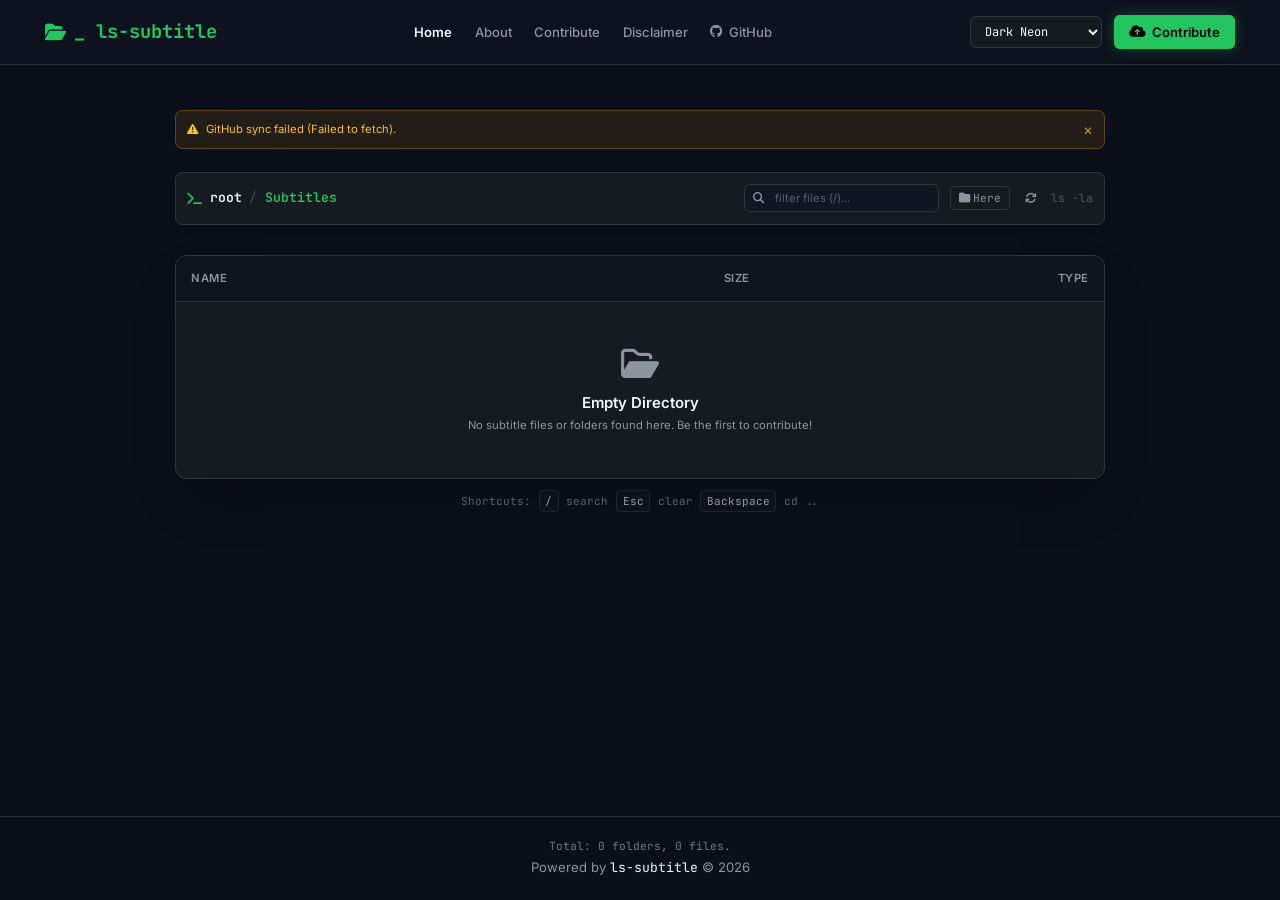
<file: index.html>
<!DOCTYPE html>
<html lang="en">
<head>
  <meta charset="UTF-8">
  <meta name="viewport" content="width=device-width, initial-scale=1.0">
  <title>ls-subtitle | File Index</title>
  <meta name="description" content="A clean, modern CLI-style index for AI-translated Bengali subtitles. Single-click downloads for .srt and .zip packs.">
  <link rel="icon" href="data:image/svg+xml,<svg xmlns=%22http://www.w3.org/2000/svg%22 viewBox=%220%200%20100%20100%22><text y=%22.9em%22 font-size=%2290%22>⚡</text></svg>">

  <!-- Tailwind CSS (compiled locally; rebuild with: see README) -->
  <link rel="stylesheet" href="web/css/tailwind.min.css">

  <!-- Font Awesome for Icons -->
  <link rel="stylesheet" href="https://cdnjs.cloudflare.com/ajax/libs/font-awesome/6.5.1/css/all.min.css">

  <!-- Google Fonts: Inter for text, JetBrains Mono for code/paths -->
  <link rel="preconnect" href="https://fonts.googleapis.com">
  <link rel="preconnect" href="https://fonts.gstatic.com" crossorigin>
  <link href="https://fonts.googleapis.com/css2?family=Inter:wght@400;500;600;700&family=JetBrains+Mono:wght@400;500;600&display=swap" rel="stylesheet">

  <!-- Theme Stylesheets -->
  <link rel="stylesheet" href="web/css/main.css">
  <link id="ls-theme-stylesheet" rel="stylesheet" href="web/themes/dark-neon.css">
</head>
<body class="bg-darkbg text-white font-sans min-h-screen flex flex-col selection:bg-brand selection:text-black">

  <!-- Navbar -->
  <nav class="theme-nav border-b border-border py-4 px-6 md:px-12 flex justify-between items-center backdrop-blur-md sticky top-0 z-50">
    <a href="index.html" class="flex items-center gap-2 whitespace-nowrap flex-shrink-0 text-brand font-mono font-bold text-xl hover:opacity-90 transition-opacity">
      <i class="fa-solid fa-folder-open"></i>
      <span>_ ls-subtitle</span>
    </a>

    <!-- Desktop Navigation Links -->
    <div class="hidden lg:flex gap-6 text-sm text-muted font-medium">
      <a href="index.html" class="text-white font-semibold">Home</a>
      <a href="web/pages/about.html" class="hover:text-white transition-colors">About</a>
      <a href="web/pages/contribute.html" class="hover:text-white transition-colors">Contribute</a>
      <a href="web/pages/disclaimer.html" class="hover:text-white transition-colors">Disclaimer</a>
      <a href="https://github.com/SaifMahmud366/ls-subtitle" target="_blank" rel="noopener noreferrer" class="hover:text-white transition-colors flex items-center gap-1.5">
        <i class="fa-brands fa-github"></i> GitHub
      </a>
    </div>

    <!-- Right Action Button -->
    <div class="flex items-center gap-3">
      <div class="relative hidden sm:flex items-center">
        <select id="theme-select" class="theme-select bg-cardbg border border-border rounded-md px-2 py-1.5 text-xs text-white focus:outline-none focus:border-brand transition-colors cursor-pointer">
        </select>
      </div>

      <a href="web/pages/contribute.html" class="nav-contribute theme-glow bg-brand hover:opacity-90 text-black font-semibold py-2 px-4 rounded-md text-sm transition-all flex items-center gap-2" aria-label="Contribute">
        <i class="fa-solid fa-cloud-arrow-up"></i>
        <span>Contribute</span>
      </a>

      <!-- Mobile Hamburger Toggle -->
      <button id="mobile-menu-btn" class="lg:hidden text-muted hover:text-white p-2 rounded focus:outline-none" aria-label="Toggle Navigation Menu" aria-controls="mobile-menu" aria-expanded="false">
        <i class="fa-solid fa-bars text-lg"></i>
      </button>
    </div>
  </nav>

  <!-- Mobile Dropdown Menu -->
  <div id="mobile-menu" class="hidden lg:hidden border-b border-border bg-cardbg px-6 py-4 flex-col gap-3 text-sm">
    <label for="mobile-theme-select" class="text-muted text-xs">Color theme</label>
    <select id="mobile-theme-select" class="theme-select theme-input border border-border rounded-md px-2 py-2 text-sm focus:outline-none focus:border-brand">
    </select>
    <a href="index.html" class="text-brand font-semibold py-1">Home</a>
    <a href="web/pages/about.html" class="text-muted hover:text-white py-1">About</a>
    <a href="web/pages/contribute.html" class="text-muted hover:text-white py-1">Contribute</a>
    <a href="web/pages/disclaimer.html" class="text-muted hover:text-white py-1">Disclaimer</a>
    <a href="https://github.com/SaifMahmud366/ls-subtitle" target="_blank" rel="noopener noreferrer" class="text-muted hover:text-white py-1 flex items-center gap-2">
      <i class="fa-brands fa-github"></i> GitHub
    </a>
  </div>

  <!-- Main Content -->
  <main class="flex-grow container mx-auto px-4 py-8 md:py-12 max-w-5xl">

    <!-- Alert / Rate Limit notification banner -->
    <div id="terminal-alert-banner" class="theme-alert mb-6 p-3 rounded-lg border text-xs flex items-center justify-between" style="display:none;"></div>

    <!-- Path Breadcrumbs & Search Toolbar -->
    <div class="mb-8 flex flex-wrap items-center justify-between gap-3 text-sm font-mono text-muted bg-cardbg border border-border rounded-lg p-3 shadow-md">
      <!-- Breadcrumbs Path -->
      <div id="breadcrumbs-bar" class="flex items-center flex-wrap gap-2 min-w-0">
        <i class="fa-solid fa-terminal text-brand"></i>
        <span class="text-white">root</span>
        <span>/</span>
        <span class="text-brand">Subtitles</span>
      </div>

      <!-- Search & Controls -->
      <div class="flex items-center gap-3 ml-auto">
        <!-- Search Filter -->
        <div class="relative flex items-center">
          <i class="fa-solid fa-magnifying-glass text-muted absolute left-2.5 text-xs pointer-events-none"></i>
          <input type="text" id="search-input" class="theme-input border border-border rounded-md pl-8 pr-7 py-1.5 text-xs focus:outline-none focus:border-brand transition-colors w-36 sm:w-52 font-sans" placeholder="filter files (/)..." autocomplete="off" spellcheck="false" aria-label="Filter files">
          <button id="search-clear" class="absolute right-2 text-muted hover:text-white text-xs hidden" title="Clear search">&times;</button>
        </div>

        <!-- Scope Toggle -->
        <button id="btn-search-scope" class="text-xs text-muted hover:text-white px-2 py-1 border border-border rounded hover:border-muted transition-colors inline-flex items-center gap-1" title="Toggle Search Scope (Here vs All)" aria-pressed="false">
          <i class="fa-solid fa-folder"></i> <span>Here</span>
        </button>

        <!-- Refresh Button -->
        <button id="btn-refresh" class="text-muted hover:text-brand transition-colors text-xs p-1" title="Refresh GitHub file tree">
          <i id="btn-refresh-icon" class="fa-solid fa-arrows-rotate"></i>
        </button>

        <span class="text-xs opacity-50 hidden md:inline">ls -la</span>
      </div>
    </div>

    <!-- File Listing Container -->
    <div class="bg-cardbg border border-border rounded-xl overflow-hidden shadow-2xl">
      
      <!-- Table Header -->
      <div class="theme-surface-header grid grid-cols-12 gap-4 p-4 border-b border-border text-xs font-semibold text-muted uppercase tracking-wider">
        <div class="col-span-6 md:col-span-7">Name</div>
        <div class="col-span-3 md:col-span-2">Size</div>
        <div class="col-span-3 md:col-span-3 text-right">Type</div>
      </div>

      <!-- File List -->
      <div id="file-list" class="divide-y divide-border">
        <!-- Dynamic file and folder rows injected here -->
      </div>

      <!-- Loading State -->
      <div id="terminal-loading-state" class="p-12 text-center text-muted">
        <i class="fa-solid fa-circle-notch fa-spin text-brand text-3xl mb-3"></i>
        <p class="text-sm font-mono">Fetching file tree from GitHub repository...</p>
      </div>

      <!-- Empty State -->
      <div id="terminal-empty-state" class="p-12 text-center text-muted" style="display:none;">
        <i class="fa-regular fa-folder-open text-muted text-4xl mb-3"></i>
        <h3 id="empty-state-title" class="text-base font-semibold text-white">Empty Directory</h3>
        <p id="empty-state-desc" class="text-xs text-muted mt-1">No subtitle files found. Be the first to contribute subtitle files!</p>
      </div>

    </div>
    
    <!-- Shortcuts Tip -->
    <div class="mt-3 flex justify-center items-center gap-2 text-[11px] text-muted font-mono opacity-60">
      <span>Shortcuts:</span>
      <kbd class="theme-surface-header px-1.5 py-0.5 rounded border border-border text-white">/</kbd> search
      <kbd class="theme-surface-header px-1.5 py-0.5 rounded border border-border text-white">Esc</kbd> clear
      <kbd class="theme-surface-header px-1.5 py-0.5 rounded border border-border text-white">Backspace</kbd> cd ..
    </div>

  </main>

  <!-- Footer -->
  <footer class="border-t border-border py-6 text-center text-sm text-muted">
    <p id="footer-stats-text" class="mb-1 text-xs font-mono opacity-80">Total: 0 folders, 0 files.</p>
    <p>Powered by <a href="https://github.com/SaifMahmud366/ls-subtitle" target="_blank" rel="noopener noreferrer" class="text-white hover:text-brand font-mono transition-colors">ls-subtitle</a> &copy; <span data-current-year>2026</span></p>
  </footer>

  <!-- Toast Notification for Downloads -->
  <div id="download-toast" class="fixed bottom-6 right-6 bg-cardbg border border-border shadow-2xl rounded-lg py-3 px-4 text-sm text-white flex items-center gap-3 z-50 transition-all duration-300 opacity-0 translate-y-4 pointer-events-none">
    <i class="fa-solid fa-cloud-arrow-down text-brand"></i>
    <span id="download-toast-msg">Downloading subtitle...</span>
  </div>

  <!-- Scripts -->
  <script src="web/js/config.js"></script>
  <script src="web/js/theme.js"></script>
  <script src="web/js/github-api.js"></script>
  <script src="web/js/renderer.js"></script>
  <script src="web/js/animations.js"></script>
</body>
</html>
</file>
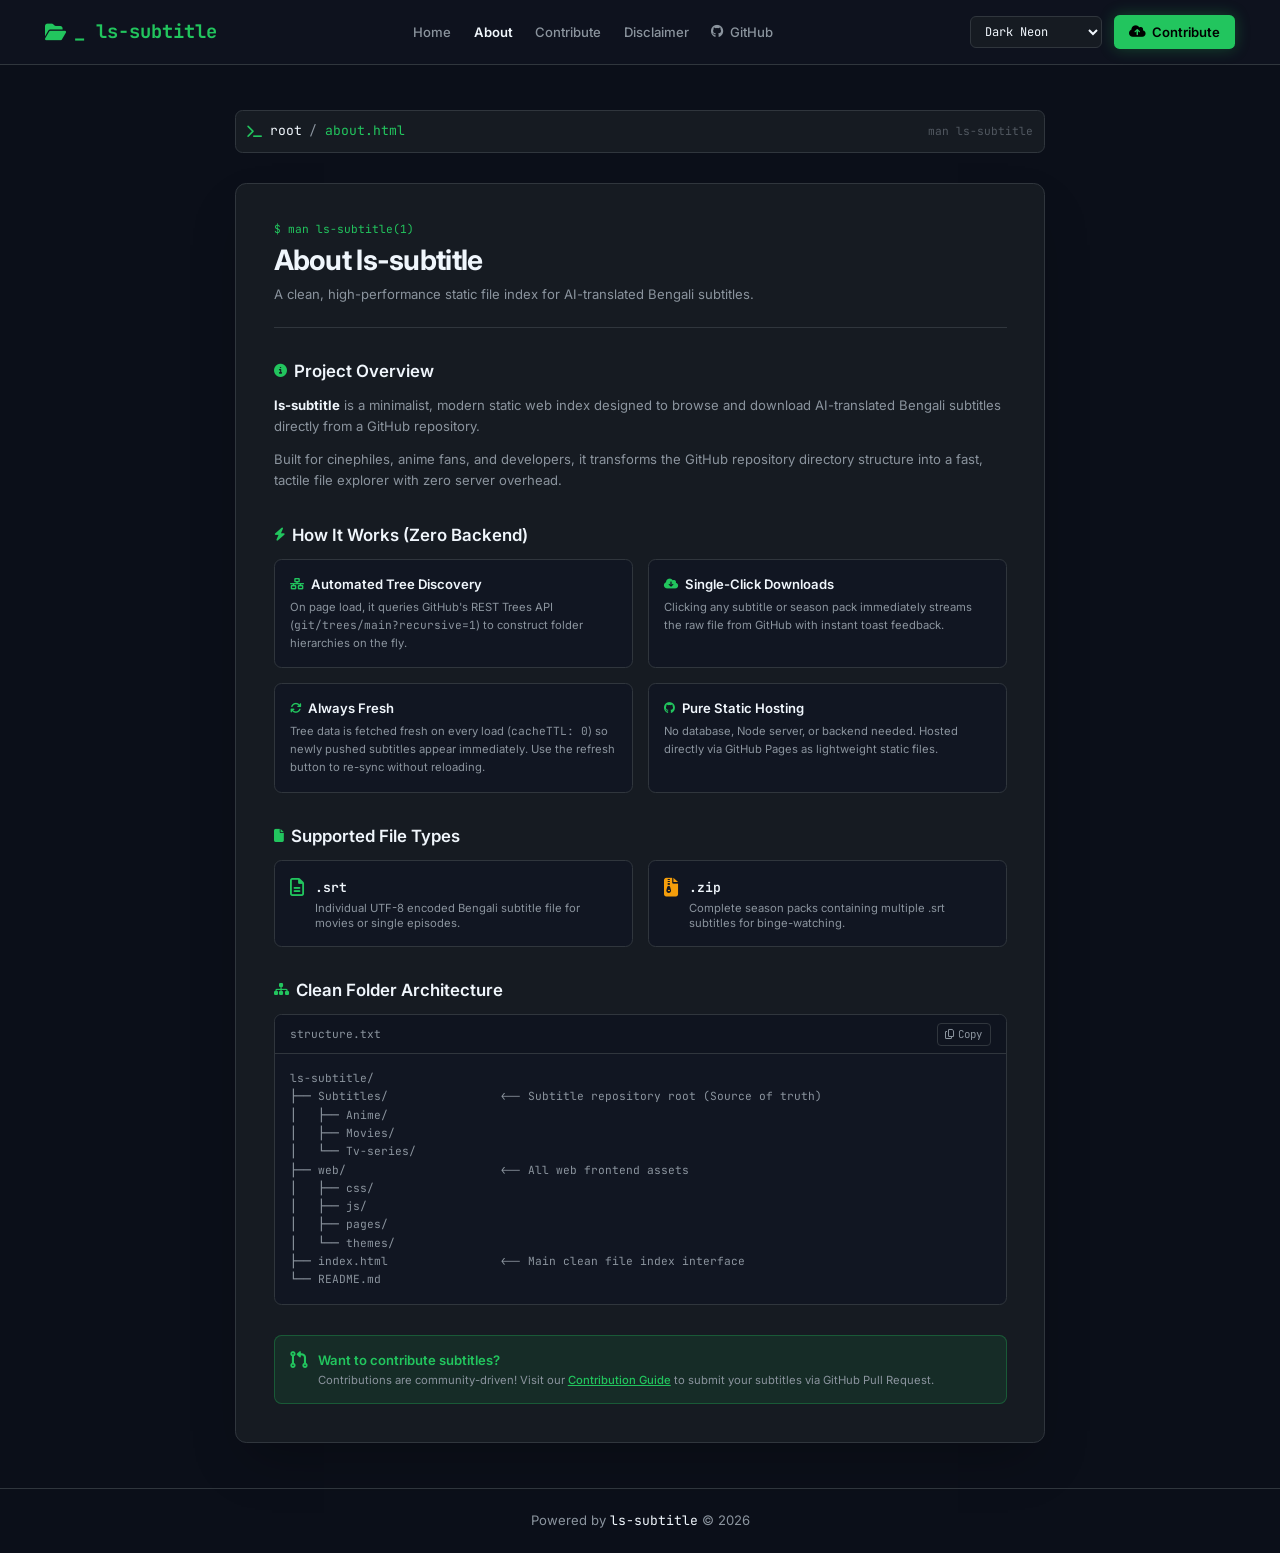
<file: web/pages/about.html>
<!DOCTYPE html>
<html lang="en">
<head>
  <meta charset="UTF-8">
  <meta name="viewport" content="width=device-width, initial-scale=1.0">
  <title>About | ls-subtitle</title>
  <meta name="description" content="About ls-subtitle: A clean, modern CLI-style index for AI-translated Bengali subtitles.">
  <link rel="icon" href="data:image/svg+xml,<svg xmlns=%22http://www.w3.org/2000/svg%22 viewBox=%220%200%20100%20100%22><text y=%22.9em%22 font-size=%2290%22>⚡</text></svg>">

  <!-- Tailwind CSS (compiled locally; rebuild with: see README) -->
  <link rel="stylesheet" href="../css/tailwind.min.css">

  <!-- Font Awesome for Icons -->
  <link rel="stylesheet" href="https://cdnjs.cloudflare.com/ajax/libs/font-awesome/6.5.1/css/all.min.css">

  <!-- Google Fonts: Inter for text, JetBrains Mono for code/paths -->
  <link rel="preconnect" href="https://fonts.googleapis.com">
  <link rel="preconnect" href="https://fonts.gstatic.com" crossorigin>
  <link href="https://fonts.googleapis.com/css2?family=Inter:wght@400;500;600;700&family=JetBrains+Mono:wght@400;500;600&display=swap" rel="stylesheet">

  <!-- Theme Stylesheets -->
  <link rel="stylesheet" href="../css/main.css">
  <link id="ls-theme-stylesheet" rel="stylesheet" href="../themes/dark-neon.css">
</head>
<body class="bg-darkbg text-white font-sans min-h-screen flex flex-col selection:bg-brand selection:text-black">

  <!-- Navbar -->
  <nav class="theme-nav border-b border-border py-4 px-6 md:px-12 flex justify-between items-center backdrop-blur-md sticky top-0 z-50">
    <a href="../../index.html" class="flex items-center gap-2 whitespace-nowrap flex-shrink-0 text-brand font-mono font-bold text-xl hover:opacity-90 transition-opacity">
      <i class="fa-solid fa-folder-open"></i>
      <span>_ ls-subtitle</span>
    </a>

    <!-- Desktop Navigation Links -->
    <div class="hidden lg:flex gap-6 text-sm text-muted font-medium">
      <a href="../../index.html" class="hover:text-white transition-colors">Home</a>
      <a href="about.html" class="text-white font-semibold">About</a>
      <a href="contribute.html" class="hover:text-white transition-colors">Contribute</a>
      <a href="disclaimer.html" class="hover:text-white transition-colors">Disclaimer</a>
      <a href="https://github.com/SaifMahmud366/ls-subtitle" target="_blank" rel="noopener noreferrer" class="hover:text-white transition-colors flex items-center gap-1.5">
        <i class="fa-brands fa-github"></i> GitHub
      </a>
    </div>

    <!-- Right Action Button -->
    <div class="flex items-center gap-3">
      <div class="relative hidden sm:flex items-center">
        <select id="theme-select" class="theme-select bg-cardbg border border-border rounded-md px-2 py-1.5 text-xs text-white focus:outline-none focus:border-brand transition-colors cursor-pointer">
        </select>
      </div>

      <a href="contribute.html" class="nav-contribute theme-glow bg-brand hover:opacity-90 text-black font-semibold py-2 px-4 rounded-md text-sm transition-all flex items-center gap-2" aria-label="Contribute">
        <i class="fa-solid fa-cloud-arrow-up"></i>
        <span>Contribute</span>
      </a>

      <!-- Mobile Hamburger Toggle -->
      <button id="mobile-menu-btn" class="lg:hidden text-muted hover:text-white p-2 rounded focus:outline-none" aria-label="Toggle Navigation Menu" aria-controls="mobile-menu" aria-expanded="false">
        <i class="fa-solid fa-bars text-lg"></i>
      </button>
    </div>
  </nav>

  <!-- Mobile Dropdown Menu -->
  <div id="mobile-menu" class="hidden lg:hidden border-b border-border bg-cardbg px-6 py-4 flex-col gap-3 text-sm">
    <label for="mobile-theme-select" class="text-muted text-xs">Color theme</label>
    <select id="mobile-theme-select" class="theme-select theme-input border border-border rounded-md px-2 py-2 text-sm focus:outline-none focus:border-brand"></select>
    <a href="../../index.html" class="text-muted hover:text-white py-1">Home</a>
    <a href="about.html" class="text-brand font-semibold py-1">About</a>
    <a href="contribute.html" class="text-muted hover:text-white py-1">Contribute</a>
    <a href="disclaimer.html" class="text-muted hover:text-white py-1">Disclaimer</a>
    <a href="https://github.com/SaifMahmud366/ls-subtitle" target="_blank" rel="noopener noreferrer" class="text-muted hover:text-white py-1 flex items-center gap-2">
      <i class="fa-brands fa-github"></i> GitHub
    </a>
  </div>

  <!-- Main Content -->
  <main class="flex-grow container mx-auto px-4 py-8 md:py-12 max-w-4xl">

    <!-- Path Breadcrumbs -->
    <div class="mb-8 flex items-center gap-2 text-sm font-mono text-muted bg-cardbg border border-border rounded-lg p-3">
      <i class="fa-solid fa-terminal text-brand"></i>
      <a href="../../index.html" class="text-white hover:text-brand transition-colors">root</a>
      <span>/</span>
      <span class="text-brand">about.html</span>
      <span class="ml-auto text-xs opacity-50">man ls-subtitle</span>
    </div>

    <!-- Documentation Card -->
    <div class="bg-cardbg border border-border rounded-xl p-6 md:p-10 shadow-2xl space-y-8">

      <!-- Header Section -->
      <div class="border-b border-border pb-6">
        <div class="flex items-center gap-2 text-xs font-mono text-brand mb-2">
          <span>$</span><span>man ls-subtitle(1)</span>
        </div>
        <h1 class="text-2xl md:text-3xl font-bold tracking-tight text-white mb-2">About ls-subtitle</h1>
        <p class="text-sm text-muted">A clean, high-performance static file index for AI-translated Bengali subtitles.</p>
      </div>

      <!-- Section: Overview -->
      <section class="space-y-3">
        <h2 class="text-lg font-semibold text-white flex items-center gap-2">
          <i class="fa-solid fa-circle-info text-brand text-sm"></i> Project Overview
        </h2>
        <p class="text-sm text-muted leading-relaxed">
          <strong class="text-white">ls-subtitle</strong> is a minimalist, modern static web index designed to browse and download AI-translated Bengali subtitles directly from a GitHub repository.
        </p>
        <p class="text-sm text-muted leading-relaxed">
          Built for cinephiles, anime fans, and developers, it transforms the GitHub repository directory structure into a fast, tactile file explorer with zero server overhead.
        </p>
      </section>

      <!-- Section: How It Works -->
      <section class="space-y-3">
        <h2 class="text-lg font-semibold text-white flex items-center gap-2">
          <i class="fa-solid fa-bolt text-brand text-sm"></i> How It Works (Zero Backend)
        </h2>
        <div class="grid grid-cols-1 md:grid-cols-2 gap-4 text-sm">
          <div class="theme-surface border border-border rounded-lg p-4">
            <h3 class="font-semibold text-white mb-1 flex items-center gap-2">
              <i class="fa-solid fa-network-wired text-brand text-xs"></i> Automated Tree Discovery
            </h3>
            <p class="text-muted text-xs leading-relaxed">
              On page load, it queries GitHub's REST Trees API (<code class="text-muted">git/trees/main?recursive=1</code>) to construct folder hierarchies on the fly.
            </p>
          </div>
          <div class="theme-surface border border-border rounded-lg p-4">
            <h3 class="font-semibold text-white mb-1 flex items-center gap-2">
              <i class="fa-solid fa-cloud-arrow-down text-brand text-xs"></i> Single-Click Downloads
            </h3>
            <p class="text-muted text-xs leading-relaxed">
              Clicking any subtitle or season pack immediately streams the raw file from GitHub with instant toast feedback.
            </p>
          </div>
          <div class="theme-surface border border-border rounded-lg p-4">
            <h3 class="font-semibold text-white mb-1 flex items-center gap-2">
              <i class="fa-solid fa-arrows-rotate text-brand text-xs"></i> Always Fresh
            </h3>
            <p class="text-muted text-xs leading-relaxed">
              Tree data is fetched fresh on every load (<code class="text-muted">cacheTTL: 0</code>) so newly pushed subtitles appear immediately. Use the refresh button to re-sync without reloading.
            </p>
          </div>
          <div class="theme-surface border border-border rounded-lg p-4">
            <h3 class="font-semibold text-white mb-1 flex items-center gap-2">
              <i class="fa-brands fa-github text-brand text-xs"></i> Pure Static Hosting
            </h3>
            <p class="text-muted text-xs leading-relaxed">
              No database, Node server, or backend needed. Hosted directly via GitHub Pages as lightweight static files.
            </p>
          </div>
        </div>
      </section>

      <!-- Section: Supported File Types -->
      <section class="space-y-3">
        <h2 class="text-lg font-semibold text-white flex items-center gap-2">
          <i class="fa-solid fa-file text-brand text-sm"></i> Supported File Types
        </h2>
        <div class="flex flex-col sm:flex-row gap-4">
          <div class="flex-1 theme-surface border border-border rounded-lg p-4 flex items-start gap-3">
            <i class="fa-regular fa-file-lines icon-srt text-xl mt-0.5"></i>
            <div>
              <span class="font-mono font-semibold text-white text-sm">.srt</span>
              <p class="text-xs text-muted mt-0.5">Individual UTF-8 encoded Bengali subtitle file for movies or single episodes.</p>
            </div>
          </div>
          <div class="flex-1 theme-surface border border-border rounded-lg p-4 flex items-start gap-3">
            <i class="fa-solid fa-file-zipper icon-zip text-xl mt-0.5"></i>
            <div>
              <span class="font-mono font-semibold text-white text-sm">.zip</span>
              <p class="text-xs text-muted mt-0.5">Complete season packs containing multiple .srt subtitles for binge-watching.</p>
            </div>
          </div>
        </div>
      </section>

      <!-- Section: Architecture -->
      <section class="space-y-3">
        <h2 class="text-lg font-semibold text-white flex items-center gap-2">
          <i class="fa-solid fa-sitemap text-brand text-sm"></i> Clean Folder Architecture
        </h2>
        <div class="code-block-wrapper theme-surface border border-border rounded-lg overflow-hidden font-mono text-xs">
          <div class="theme-surface-header px-4 py-2 border-b border-border flex justify-between items-center text-muted">
            <span>structure.txt</span>
            <button class="code-copy-btn hover:text-white transition-colors flex items-center gap-1">
              <i class="fa-regular fa-copy"></i> <span>Copy</span>
            </button>
          </div>
          <pre class="p-4 text-muted overflow-x-auto leading-relaxed">ls-subtitle/
├── Subtitles/                &lt;-- Subtitle repository root (Source of truth)
│   ├── Anime/
│   ├── Movies/
│   └── Tv-series/
├── web/                      &lt;-- All web frontend assets
│   ├── css/
│   ├── js/
│   ├── pages/
│   └── themes/
├── index.html                &lt;-- Main clean file index interface
└── README.md</pre>
        </div>
      </section>

      <!-- Callout Box -->
      <div class="bg-brand/10 border border-brand/30 rounded-lg p-4 flex items-start gap-3">
        <i class="fa-solid fa-code-pull-request text-brand text-lg mt-0.5"></i>
        <div class="text-sm">
          <span class="font-semibold text-brand">Want to contribute subtitles?</span>
          <p class="text-muted text-xs mt-1">
            Contributions are community-driven! Visit our <a href="contribute.html" class="text-brand underline hover:opacity-90 font-medium">Contribution Guide</a> to submit your subtitles via GitHub Pull Request.
          </p>
        </div>
      </div>

    </div>

  </main>

  <!-- Footer -->
  <footer class="border-t border-border py-6 text-center text-sm text-muted">
    <p>Powered by <a href="https://github.com/SaifMahmud366/ls-subtitle" target="_blank" rel="noopener noreferrer" class="text-white hover:text-brand font-mono transition-colors">ls-subtitle</a> &copy; <span data-current-year>2026</span></p>
  </footer>

  <script src="../js/config.js"></script>
  <script src="../js/theme.js"></script>
  <script src="../js/animations.js"></script>
  <script>
    const mobileBtn = document.getElementById("mobile-menu-btn");
    const mobileMenu = document.getElementById("mobile-menu");
    if (mobileBtn && mobileMenu) {
      mobileBtn.addEventListener("click", () => {
        const isOpen = mobileBtn.getAttribute("aria-expanded") === "true";
        mobileBtn.setAttribute("aria-expanded", String(!isOpen));
        mobileMenu.classList.toggle("hidden", isOpen);
        mobileMenu.classList.toggle("flex", !isOpen);
      });
      mobileMenu.querySelectorAll("a").forEach(link => link.addEventListener("click", () => {
        mobileBtn.setAttribute("aria-expanded", "false");
        mobileMenu.classList.add("hidden");
        mobileMenu.classList.remove("flex");
      }));
    }
  </script>
</body>
</html>
</file>
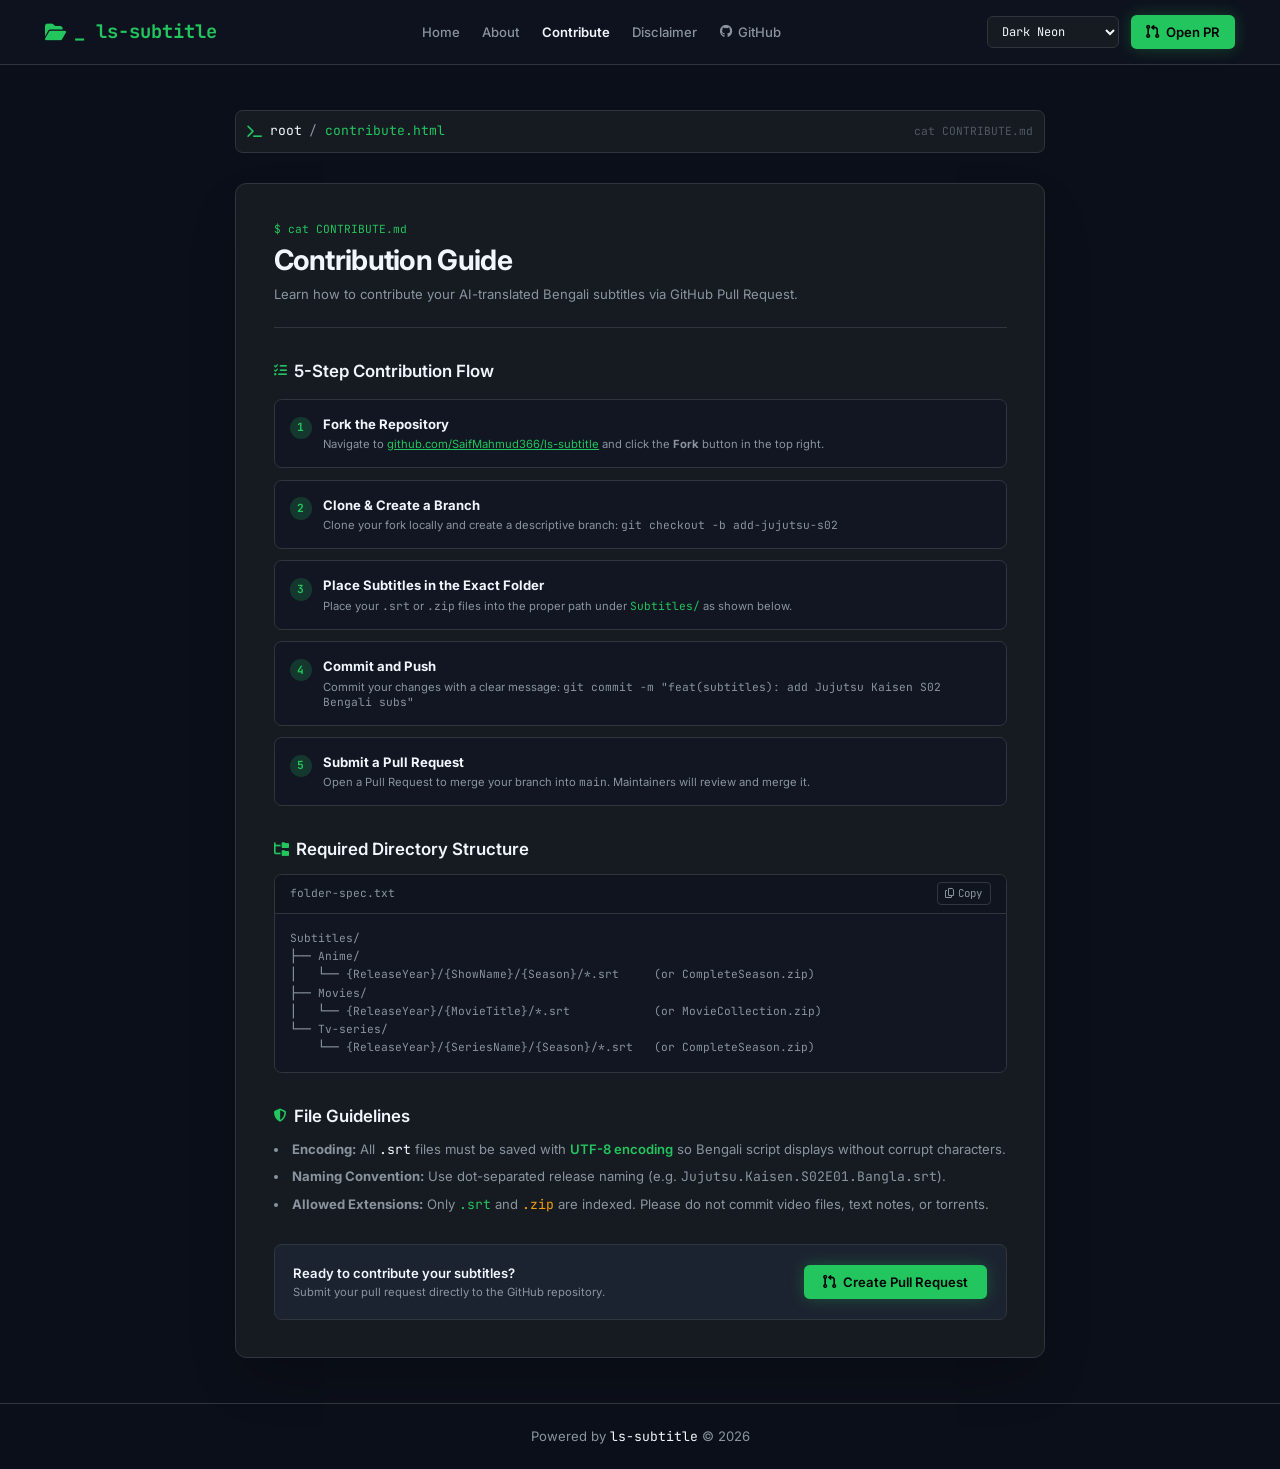
<file: web/pages/contribute.html>
<!DOCTYPE html>
<html lang="en">
<head>
  <meta charset="UTF-8">
  <meta name="viewport" content="width=device-width, initial-scale=1.0">
  <title>Contribute | ls-subtitle</title>
  <meta name="description" content="Contribution Guide for ls-subtitle: How to add AI-translated Bengali subtitles via GitHub Pull Request.">
  <link rel="icon" href="data:image/svg+xml,<svg xmlns=%22http://www.w3.org/2000/svg%22 viewBox=%220%200%20100%20100%22><text y=%22.9em%22 font-size=%2290%22>⚡</text></svg>">

  <!-- Tailwind CSS (compiled locally; rebuild with: see README) -->
  <link rel="stylesheet" href="../css/tailwind.min.css">

  <!-- Font Awesome for Icons -->
  <link rel="stylesheet" href="https://cdnjs.cloudflare.com/ajax/libs/font-awesome/6.5.1/css/all.min.css">

  <!-- Google Fonts: Inter for text, JetBrains Mono for code/paths -->
  <link rel="preconnect" href="https://fonts.googleapis.com">
  <link rel="preconnect" href="https://fonts.gstatic.com" crossorigin>
  <link href="https://fonts.googleapis.com/css2?family=Inter:wght@400;500;600;700&family=JetBrains+Mono:wght@400;500;600&display=swap" rel="stylesheet">

  <!-- Theme Stylesheets -->
  <link rel="stylesheet" href="../css/main.css">
  <link id="ls-theme-stylesheet" rel="stylesheet" href="../themes/dark-neon.css">
</head>
<body class="bg-darkbg text-white font-sans min-h-screen flex flex-col selection:bg-brand selection:text-black">

  <!-- Navbar -->
  <nav class="theme-nav border-b border-border py-4 px-6 md:px-12 flex justify-between items-center backdrop-blur-md sticky top-0 z-50">
    <a href="../../index.html" class="flex items-center gap-2 whitespace-nowrap flex-shrink-0 text-brand font-mono font-bold text-xl hover:opacity-90 transition-opacity">
      <i class="fa-solid fa-folder-open"></i>
      <span>_ ls-subtitle</span>
    </a>

    <!-- Desktop Navigation Links -->
    <div class="hidden lg:flex gap-6 text-sm text-muted font-medium">
      <a href="../../index.html" class="hover:text-white transition-colors">Home</a>
      <a href="about.html" class="hover:text-white transition-colors">About</a>
      <a href="contribute.html" class="text-white font-semibold">Contribute</a>
      <a href="disclaimer.html" class="hover:text-white transition-colors">Disclaimer</a>
      <a href="https://github.com/SaifMahmud366/ls-subtitle" target="_blank" rel="noopener noreferrer" class="hover:text-white transition-colors flex items-center gap-1.5">
        <i class="fa-brands fa-github"></i> GitHub
      </a>
    </div>

    <!-- Right Action Button -->
    <div class="flex items-center gap-3">
      <div class="relative hidden sm:flex items-center">
        <select id="theme-select" class="theme-select bg-cardbg border border-border rounded-md px-2 py-1.5 text-xs text-white focus:outline-none focus:border-brand transition-colors cursor-pointer">
        </select>
      </div>

      <a href="https://github.com/SaifMahmud366/ls-subtitle/pulls" target="_blank" rel="noopener noreferrer" class="nav-contribute theme-glow bg-brand hover:opacity-90 text-black font-semibold py-2 px-4 rounded-md text-sm transition-all flex items-center gap-2" aria-label="Create a pull request">
        <i class="fa-solid fa-code-pull-request"></i>
        <span>Open PR</span>
      </a>

      <!-- Mobile Hamburger Toggle -->
      <button id="mobile-menu-btn" class="lg:hidden text-muted hover:text-white p-2 rounded focus:outline-none" aria-label="Toggle Navigation Menu" aria-controls="mobile-menu" aria-expanded="false">
        <i class="fa-solid fa-bars text-lg"></i>
      </button>
    </div>
  </nav>

  <!-- Mobile Dropdown Menu -->
  <div id="mobile-menu" class="hidden lg:hidden border-b border-border bg-cardbg px-6 py-4 flex-col gap-3 text-sm">
    <label for="mobile-theme-select" class="text-muted text-xs">Color theme</label>
    <select id="mobile-theme-select" class="theme-select theme-input border border-border rounded-md px-2 py-2 text-sm focus:outline-none focus:border-brand"></select>
    <a href="../../index.html" class="text-muted hover:text-white py-1">Home</a>
    <a href="about.html" class="text-muted hover:text-white py-1">About</a>
    <a href="contribute.html" class="text-brand font-semibold py-1">Contribute</a>
    <a href="disclaimer.html" class="text-muted hover:text-white py-1">Disclaimer</a>
    <a href="https://github.com/SaifMahmud366/ls-subtitle" target="_blank" rel="noopener noreferrer" class="text-muted hover:text-white py-1 flex items-center gap-2">
      <i class="fa-brands fa-github"></i> GitHub
    </a>
  </div>

  <!-- Main Content -->
  <main class="flex-grow container mx-auto px-4 py-8 md:py-12 max-w-4xl">

    <!-- Path Breadcrumbs -->
    <div class="mb-8 flex items-center gap-2 text-sm font-mono text-muted bg-cardbg border border-border rounded-lg p-3">
      <i class="fa-solid fa-terminal text-brand"></i>
      <a href="../../index.html" class="text-white hover:text-brand transition-colors">root</a>
      <span>/</span>
      <span class="text-brand">contribute.html</span>
      <span class="ml-auto text-xs opacity-50">cat CONTRIBUTE.md</span>
    </div>

    <!-- Documentation Card -->
    <div class="bg-cardbg border border-border rounded-xl p-6 md:p-10 shadow-2xl space-y-8">

      <!-- Header Section -->
      <div class="border-b border-border pb-6">
        <div class="flex items-center gap-2 text-xs font-mono text-brand mb-2">
          <span>$</span><span>cat CONTRIBUTE.md</span>
        </div>
        <h1 class="text-2xl md:text-3xl font-bold tracking-tight text-white mb-2">Contribution Guide</h1>
        <p class="text-sm text-muted">Learn how to contribute your AI-translated Bengali subtitles via GitHub Pull Request.</p>
      </div>

      <!-- Step by Step Workflow -->
      <section class="space-y-4">
        <h2 class="text-lg font-semibold text-white flex items-center gap-2">
          <i class="fa-solid fa-list-check text-brand text-sm"></i> 5-Step Contribution Flow
        </h2>

        <div class="space-y-3 text-sm text-muted">
          <div class="flex items-start gap-3 theme-surface border border-border rounded-lg p-4">
            <span class="w-6 h-6 rounded-full bg-brand/20 text-brand font-mono font-bold text-xs flex items-center justify-center flex-shrink-0 mt-0.5">1</span>
            <div>
              <strong class="text-white">Fork the Repository</strong>
              <p class="text-muted text-xs mt-1">Navigate to <a href="https://github.com/SaifMahmud366/ls-subtitle" target="_blank" class="text-brand underline">github.com/SaifMahmud366/ls-subtitle</a> and click the <strong>Fork</strong> button in the top right.</p>
            </div>
          </div>

          <div class="flex items-start gap-3 theme-surface border border-border rounded-lg p-4">
            <span class="w-6 h-6 rounded-full bg-brand/20 text-brand font-mono font-bold text-xs flex items-center justify-center flex-shrink-0 mt-0.5">2</span>
            <div>
              <strong class="text-white">Clone &amp; Create a Branch</strong>
              <p class="text-muted text-xs mt-1">Clone your fork locally and create a descriptive branch: <code class="text-muted font-mono">git checkout -b add-jujutsu-s02</code></p>
            </div>
          </div>

          <div class="flex items-start gap-3 theme-surface border border-border rounded-lg p-4">
            <span class="w-6 h-6 rounded-full bg-brand/20 text-brand font-mono font-bold text-xs flex items-center justify-center flex-shrink-0 mt-0.5">3</span>
            <div>
              <strong class="text-white">Place Subtitles in the Exact Folder</strong>
              <p class="text-muted text-xs mt-1">Place your <code class="text-muted font-mono">.srt</code> or <code class="text-muted font-mono">.zip</code> files into the proper path under <code class="text-brand font-mono">Subtitles/</code> as shown below.</p>
            </div>
          </div>

          <div class="flex items-start gap-3 theme-surface border border-border rounded-lg p-4">
            <span class="w-6 h-6 rounded-full bg-brand/20 text-brand font-mono font-bold text-xs flex items-center justify-center flex-shrink-0 mt-0.5">4</span>
            <div>
              <strong class="text-white">Commit and Push</strong>
              <p class="text-muted text-xs mt-1">Commit your changes with a clear message: <code class="text-muted font-mono">git commit -m "feat(subtitles): add Jujutsu Kaisen S02 Bengali subs"</code></p>
            </div>
          </div>

          <div class="flex items-start gap-3 theme-surface border border-border rounded-lg p-4">
            <span class="w-6 h-6 rounded-full bg-brand/20 text-brand font-mono font-bold text-xs flex items-center justify-center flex-shrink-0 mt-0.5">5</span>
            <div>
              <strong class="text-white">Submit a Pull Request</strong>
              <p class="text-muted text-xs mt-1">Open a Pull Request to merge your branch into <code class="text-muted font-mono">main</code>. Maintainers will review and merge it.</p>
            </div>
          </div>
        </div>
      </section>

      <!-- Folder Structure Hierarchy -->
      <section class="space-y-3">
        <h2 class="text-lg font-semibold text-white flex items-center gap-2">
          <i class="fa-solid fa-folder-tree text-brand text-sm"></i> Required Directory Structure
        </h2>
        <div class="code-block-wrapper theme-surface border border-border rounded-lg overflow-hidden font-mono text-xs">
          <div class="theme-surface-header px-4 py-2 border-b border-border flex justify-between items-center text-muted">
            <span>folder-spec.txt</span>
            <button class="code-copy-btn hover:text-white transition-colors flex items-center gap-1">
              <i class="fa-regular fa-copy"></i> <span>Copy</span>
            </button>
          </div>
          <pre class="p-4 text-muted overflow-x-auto leading-relaxed">Subtitles/
├── Anime/
│   └── {ReleaseYear}/{ShowName}/{Season}/*.srt     (or CompleteSeason.zip)
├── Movies/
│   └── {ReleaseYear}/{MovieTitle}/*.srt            (or MovieCollection.zip)
└── Tv-series/
    └── {ReleaseYear}/{SeriesName}/{Season}/*.srt   (or CompleteSeason.zip)</pre>
        </div>
      </section>

      <!-- Rules and Standards -->
      <section class="space-y-3">
        <h2 class="text-lg font-semibold text-white flex items-center gap-2">
          <i class="fa-solid fa-shield-halved text-brand text-sm"></i> File Guidelines
        </h2>
        <ul class="space-y-2 text-sm text-muted list-disc list-inside">
          <li><strong>Encoding:</strong> All <code class="font-mono text-white">.srt</code> files must be saved with <span class="text-brand font-semibold">UTF-8 encoding</span> so Bengali script displays without corrupt characters.</li>
          <li><strong>Naming Convention:</strong> Use dot-separated release naming (e.g. <code class="font-mono text-muted">Jujutsu.Kaisen.S02E01.Bangla.srt</code>).</li>
          <li><strong>Allowed Extensions:</strong> Only <code class="font-mono icon-srt">.srt</code> and <code class="font-mono icon-zip">.zip</code> are indexed. Please do not commit video files, text notes, or torrents.</li>
        </ul>
      </section>

      <!-- Ready to PR CTA -->
      <div class="theme-surface-elevated border border-border rounded-lg p-5 flex flex-col sm:flex-row items-center justify-between gap-4">
        <div>
          <h3 class="font-semibold text-white text-sm">Ready to contribute your subtitles?</h3>
          <p class="text-xs text-muted mt-0.5">Submit your pull request directly to the GitHub repository.</p>
        </div>
        <a href="https://github.com/SaifMahmud366/ls-subtitle/pulls" target="_blank" rel="noopener noreferrer" class="theme-glow bg-brand hover:opacity-90 text-black font-semibold py-2 px-5 rounded-md text-sm transition-all flex items-center gap-2 flex-shrink-0">
          <i class="fa-solid fa-code-pull-request"></i>
          <span>Create Pull Request</span>
        </a>
      </div>

    </div>

  </main>

  <!-- Footer -->
  <footer class="border-t border-border py-6 text-center text-sm text-muted">
    <p>Powered by <a href="https://github.com/SaifMahmud366/ls-subtitle" target="_blank" rel="noopener noreferrer" class="text-white hover:text-brand font-mono transition-colors">ls-subtitle</a> &copy; <span data-current-year>2026</span></p>
  </footer>

  <script src="../js/config.js"></script>
  <script src="../js/theme.js"></script>
  <script src="../js/animations.js"></script>
  <script>
    const mobileBtn = document.getElementById("mobile-menu-btn");
    const mobileMenu = document.getElementById("mobile-menu");
    if (mobileBtn && mobileMenu) {
      mobileBtn.addEventListener("click", () => {
        const isOpen = mobileBtn.getAttribute("aria-expanded") === "true";
        mobileBtn.setAttribute("aria-expanded", String(!isOpen));
        mobileMenu.classList.toggle("hidden", isOpen);
        mobileMenu.classList.toggle("flex", !isOpen);
      });
      mobileMenu.querySelectorAll("a").forEach(link => link.addEventListener("click", () => {
        mobileBtn.setAttribute("aria-expanded", "false");
        mobileMenu.classList.add("hidden");
        mobileMenu.classList.remove("flex");
      }));
    }
  </script>
</body>
</html>
</file>
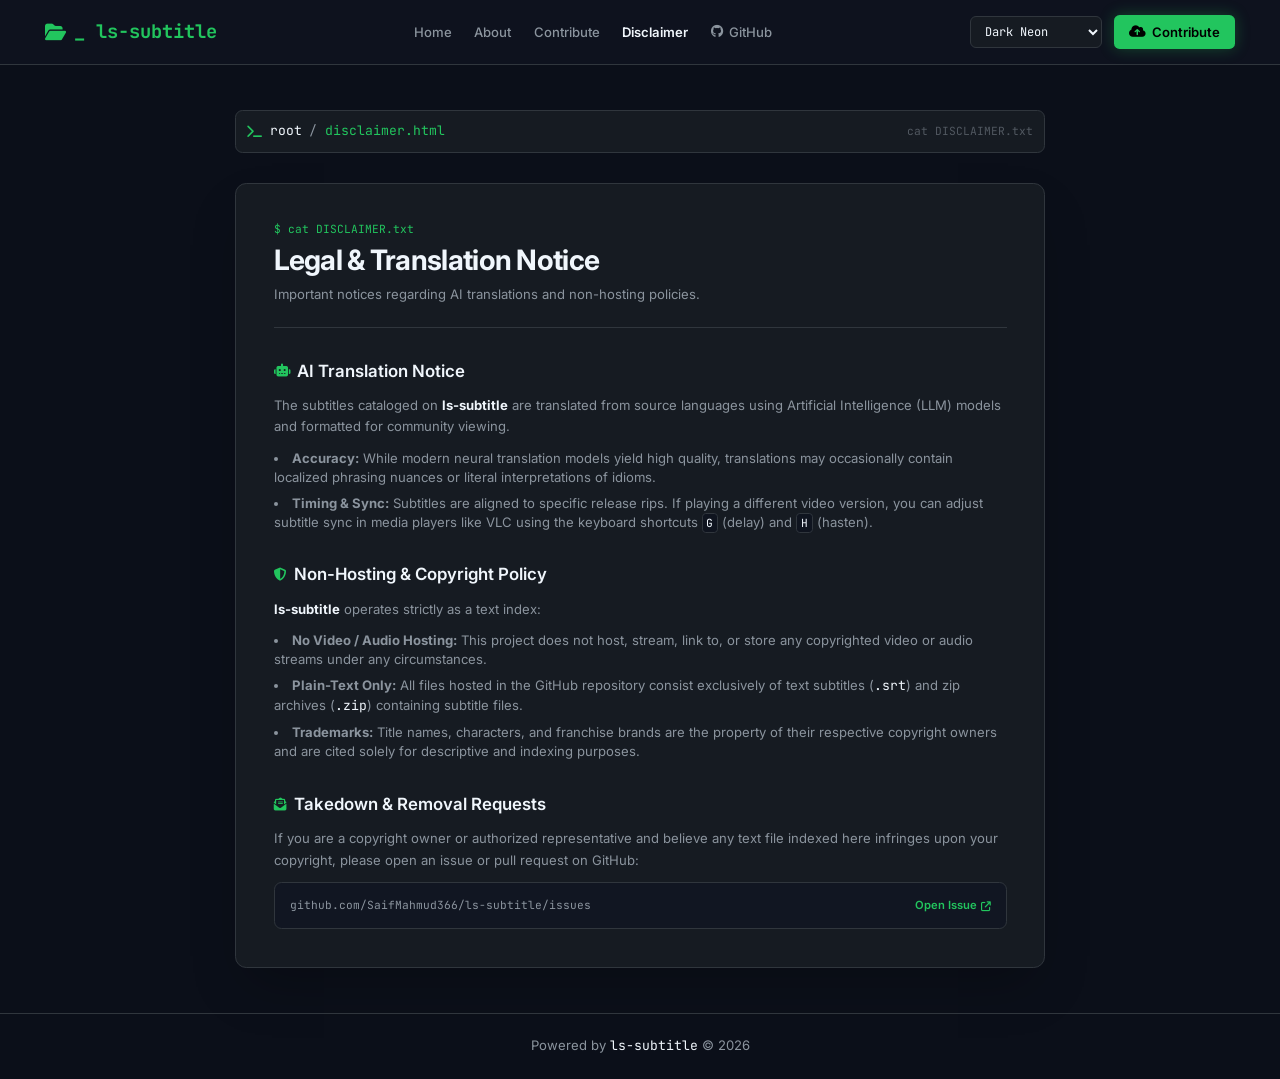
<file: web/pages/disclaimer.html>
<!DOCTYPE html>
<html lang="en">
<head>
  <meta charset="UTF-8">
  <meta name="viewport" content="width=device-width, initial-scale=1.0">
  <title>Disclaimer | ls-subtitle</title>
  <meta name="description" content="Legal and AI translation notices for ls-subtitle.">
  <link rel="icon" href="data:image/svg+xml,<svg xmlns=%22http://www.w3.org/2000/svg%22 viewBox=%220%200%20100%20100%22><text y=%22.9em%22 font-size=%2290%22>⚡</text></svg>">

  <!-- Tailwind CSS (compiled locally; rebuild with: see README) -->
  <link rel="stylesheet" href="../css/tailwind.min.css">

  <!-- Font Awesome for Icons -->
  <link rel="stylesheet" href="https://cdnjs.cloudflare.com/ajax/libs/font-awesome/6.5.1/css/all.min.css">

  <!-- Google Fonts: Inter for text, JetBrains Mono for code/paths -->
  <link rel="preconnect" href="https://fonts.googleapis.com">
  <link rel="preconnect" href="https://fonts.gstatic.com" crossorigin>
  <link href="https://fonts.googleapis.com/css2?family=Inter:wght@400;500;600;700&family=JetBrains+Mono:wght@400;500;600&display=swap" rel="stylesheet">

  <!-- Theme Stylesheets -->
  <link rel="stylesheet" href="../css/main.css">
  <link id="ls-theme-stylesheet" rel="stylesheet" href="../themes/dark-neon.css">
</head>
<body class="bg-darkbg text-white font-sans min-h-screen flex flex-col selection:bg-brand selection:text-black">

  <!-- Navbar -->
  <nav class="theme-nav border-b border-border py-4 px-6 md:px-12 flex justify-between items-center backdrop-blur-md sticky top-0 z-50">
    <a href="../../index.html" class="flex items-center gap-2 whitespace-nowrap flex-shrink-0 text-brand font-mono font-bold text-xl hover:opacity-90 transition-opacity">
      <i class="fa-solid fa-folder-open"></i>
      <span>_ ls-subtitle</span>
    </a>

    <!-- Desktop Navigation Links -->
    <div class="hidden lg:flex gap-6 text-sm text-muted font-medium">
      <a href="../../index.html" class="hover:text-white transition-colors">Home</a>
      <a href="about.html" class="hover:text-white transition-colors">About</a>
      <a href="contribute.html" class="hover:text-white transition-colors">Contribute</a>
      <a href="disclaimer.html" class="text-white font-semibold">Disclaimer</a>
      <a href="https://github.com/SaifMahmud366/ls-subtitle" target="_blank" rel="noopener noreferrer" class="hover:text-white transition-colors flex items-center gap-1.5">
        <i class="fa-brands fa-github"></i> GitHub
      </a>
    </div>

    <!-- Right Action Button -->
    <div class="flex items-center gap-3">
      <div class="relative hidden sm:flex items-center">
        <select id="theme-select" class="theme-select bg-cardbg border border-border rounded-md px-2 py-1.5 text-xs text-white focus:outline-none focus:border-brand transition-colors cursor-pointer">
        </select>
      </div>

      <a href="contribute.html" class="nav-contribute theme-glow bg-brand hover:opacity-90 text-black font-semibold py-2 px-4 rounded-md text-sm transition-all flex items-center gap-2" aria-label="Contribute">
        <i class="fa-solid fa-cloud-arrow-up"></i>
        <span>Contribute</span>
      </a>

      <!-- Mobile Hamburger Toggle -->
      <button id="mobile-menu-btn" class="lg:hidden text-muted hover:text-white p-2 rounded focus:outline-none" aria-label="Toggle Navigation Menu" aria-controls="mobile-menu" aria-expanded="false">
        <i class="fa-solid fa-bars text-lg"></i>
      </button>
    </div>
  </nav>

  <!-- Mobile Dropdown Menu -->
  <div id="mobile-menu" class="hidden lg:hidden border-b border-border bg-cardbg px-6 py-4 flex-col gap-3 text-sm">
    <label for="mobile-theme-select" class="text-muted text-xs">Color theme</label>
    <select id="mobile-theme-select" class="theme-select theme-input border border-border rounded-md px-2 py-2 text-sm focus:outline-none focus:border-brand"></select>
    <a href="../../index.html" class="text-muted hover:text-white py-1">Home</a>
    <a href="about.html" class="text-muted hover:text-white py-1">About</a>
    <a href="contribute.html" class="text-muted hover:text-white py-1">Contribute</a>
    <a href="disclaimer.html" class="text-brand font-semibold py-1">Disclaimer</a>
    <a href="https://github.com/SaifMahmud366/ls-subtitle" target="_blank" rel="noopener noreferrer" class="text-muted hover:text-white py-1 flex items-center gap-2">
      <i class="fa-brands fa-github"></i> GitHub
    </a>
  </div>

  <!-- Main Content -->
  <main class="flex-grow container mx-auto px-4 py-8 md:py-12 max-w-4xl">

    <!-- Path Breadcrumbs -->
    <div class="mb-8 flex items-center gap-2 text-sm font-mono text-muted bg-cardbg border border-border rounded-lg p-3">
      <i class="fa-solid fa-terminal text-brand"></i>
      <a href="../../index.html" class="text-white hover:text-brand transition-colors">root</a>
      <span>/</span>
      <span class="text-brand">disclaimer.html</span>
      <span class="ml-auto text-xs opacity-50">cat DISCLAIMER.txt</span>
    </div>

    <!-- Documentation Card -->
    <div class="bg-cardbg border border-border rounded-xl p-6 md:p-10 shadow-2xl space-y-8">

      <!-- Header Section -->
      <div class="border-b border-border pb-6">
        <div class="flex items-center gap-2 text-xs font-mono text-brand mb-2">
          <span>$</span><span>cat DISCLAIMER.txt</span>
        </div>
        <h1 class="text-2xl md:text-3xl font-bold tracking-tight text-white mb-2">Legal &amp; Translation Notice</h1>
        <p class="text-sm text-muted">Important notices regarding AI translations and non-hosting policies.</p>
      </div>

      <!-- Section: AI Notice -->
      <section class="space-y-3">
        <h2 class="text-lg font-semibold text-white flex items-center gap-2">
          <i class="fa-solid fa-robot text-brand text-sm"></i> AI Translation Notice
        </h2>
        <p class="text-sm text-muted leading-relaxed">
          The subtitles cataloged on <strong class="text-white">ls-subtitle</strong> are translated from source languages using Artificial Intelligence (LLM) models and formatted for community viewing.
        </p>
        <ul class="space-y-2 text-sm text-muted list-disc list-inside">
          <li><strong>Accuracy:</strong> While modern neural translation models yield high quality, translations may occasionally contain localized phrasing nuances or literal interpretations of idioms.</li>
          <li><strong>Timing &amp; Sync:</strong> Subtitles are aligned to specific release rips. If playing a different video version, you can adjust subtitle sync in media players like VLC using the keyboard shortcuts <kbd class="theme-surface-header px-1 py-0.5 rounded border border-border text-white text-xs">G</kbd> (delay) and <kbd class="theme-surface-header px-1 py-0.5 rounded border border-border text-white text-xs">H</kbd> (hasten).</li>
        </ul>
      </section>

      <!-- Section: Non-Hosting Policy -->
      <section class="space-y-3">
        <h2 class="text-lg font-semibold text-white flex items-center gap-2">
          <i class="fa-solid fa-shield-halved text-brand text-sm"></i> Non-Hosting &amp; Copyright Policy
        </h2>
        <p class="text-sm text-muted leading-relaxed">
          <strong class="text-white">ls-subtitle</strong> operates strictly as a text index:
        </p>
        <ul class="space-y-2 text-sm text-muted list-disc list-inside">
          <li><strong>No Video / Audio Hosting:</strong> This project does not host, stream, link to, or store any copyrighted video or audio streams under any circumstances.</li>
          <li><strong>Plain-Text Only:</strong> All files hosted in the GitHub repository consist exclusively of text subtitles (<code class="font-mono text-white">.srt</code>) and zip archives (<code class="font-mono text-white">.zip</code>) containing subtitle files.</li>
          <li><strong>Trademarks:</strong> Title names, characters, and franchise brands are the property of their respective copyright owners and are cited solely for descriptive and indexing purposes.</li>
        </ul>
      </section>

      <!-- Section: Takedown Requests -->
      <section class="space-y-3">
        <h2 class="text-lg font-semibold text-white flex items-center gap-2">
          <i class="fa-solid fa-envelope-open-text text-brand text-sm"></i> Takedown &amp; Removal Requests
        </h2>
        <p class="text-sm text-muted leading-relaxed">
          If you are a copyright owner or authorized representative and believe any text file indexed here infringes upon your copyright, please open an issue or pull request on GitHub:
        </p>
        <div class="theme-surface border border-border rounded-lg p-4 flex items-center justify-between">
          <span class="text-xs font-mono text-muted">github.com/SaifMahmud366/ls-subtitle/issues</span>
          <a href="https://github.com/SaifMahmud366/ls-subtitle/issues" target="_blank" rel="noopener noreferrer" class="text-brand hover:opacity-90 text-xs font-semibold flex items-center gap-1">
            <span>Open Issue</span> <i class="fa-solid fa-arrow-up-right-from-square text-[10px]"></i>
          </a>
        </div>
      </section>

    </div>

  </main>

  <!-- Footer -->
  <footer class="border-t border-border py-6 text-center text-sm text-muted">
    <p>Powered by <a href="https://github.com/SaifMahmud366/ls-subtitle" target="_blank" rel="noopener noreferrer" class="text-white hover:text-brand font-mono transition-colors">ls-subtitle</a> &copy; <span data-current-year>2026</span></p>
  </footer>

  <script src="../js/config.js"></script>
  <script src="../js/theme.js"></script>
  <script src="../js/animations.js"></script>
  <script>
    const mobileBtn = document.getElementById("mobile-menu-btn");
    const mobileMenu = document.getElementById("mobile-menu");
    if (mobileBtn && mobileMenu) {
      mobileBtn.addEventListener("click", () => {
        const isOpen = mobileBtn.getAttribute("aria-expanded") === "true";
        mobileBtn.setAttribute("aria-expanded", String(!isOpen));
        mobileMenu.classList.toggle("hidden", isOpen);
        mobileMenu.classList.toggle("flex", !isOpen);
      });
      mobileMenu.querySelectorAll("a").forEach(link => link.addEventListener("click", () => {
        mobileBtn.setAttribute("aria-expanded", "false");
        mobileMenu.classList.add("hidden");
        mobileMenu.classList.remove("flex");
      }));
    }
  </script>
</body>
</html>
</file>
<file: web/css/main.css>
/* ==========================================================================
   ls-subtitle — CLI-Themed Bengali Subtitle Index
   Main Stylesheet: base reset, theme bindings and shared component styles.
   ========================================================================== */

/* --- Reset & Base --- */
*, *::before, *::after {
  box-sizing: border-box;
  margin: 0;
  padding: 0;
}

html {
  font-size: 15px;
  scroll-behavior: smooth;
}

body {
  font-family: 'Inter', -apple-system, BlinkMacSystemFont, "Segoe UI", Roboto, sans-serif;
  background-color: var(--bg-body, #0b0f19);
  color: var(--text-primary, #f0f6fc);
  min-height: 100vh;
  display: flex;
  flex-direction: column;
  line-height: 1.5;
  transition: background-color 0.25s ease, color 0.25s ease;
  overflow-x: hidden;
}

/* Bind Tailwind's fixed palette to the active theme so swapping the theme
   stylesheet updates the visible UI. */
body.bg-darkbg {
  background-color: var(--bg-body, #0b0f19) !important;
  color: var(--text-primary, #f0f6fc) !important;
}
.bg-darkbg { background-color: var(--bg-body, #0b0f19) !important; }
.bg-cardbg { background-color: var(--bg-surface, #161b22) !important; }
.border-border { border-color: var(--border-color, #30363d) !important; }
.text-white { color: var(--text-primary, #f0f6fc) !important; }
.text-muted { color: var(--text-secondary, #8b949e) !important; }
.text-brand { color: var(--text-accent, #22c55e) !important; }
.bg-brand { background-color: var(--text-accent, #22c55e) !important; }
.hover\:text-white:hover { color: var(--text-primary, #f0f6fc) !important; }
.hover\:text-brand:hover { color: var(--text-accent, #22c55e) !important; }
.focus\:border-brand:focus { border-color: var(--text-accent, #22c55e) !important; }

/* Theme-bound surfaces used by the markup. These replace hard-coded hex
   utilities so every theme can restyle the UI without touching the HTML. */
.theme-nav {
  background-color: var(--bg-header, #0f141f) !important;
}

@supports (background-color: color-mix(in srgb, red 50%, transparent)) {
  .theme-nav {
    background-color: color-mix(in srgb, var(--bg-header, #0f141f) 88%, transparent) !important;
  }
}

.theme-surface {
  background-color: var(--bg-terminal, #111622) !important;
}

.theme-surface-header {
  background-color: var(--bg-header, #0f141f) !important;
}

.theme-surface-elevated {
  background-color: var(--bg-surface-elevated, #1c2330) !important;
}

.theme-input {
  background-color: var(--bg-terminal, #111622) !important;
  color: var(--text-primary, #f0f6fc) !important;
}

.theme-input::placeholder {
  color: var(--text-muted, #57606a) !important;
}

.theme-glow {
  box-shadow: 0 0 15px rgba(var(--accent-rgb, 34, 197, 94), 0.3);
}

.theme-alert {
  color: var(--warning-text, #fbbf24) !important;
  background-color: var(--warning-bg, rgba(245, 158, 11, 0.1)) !important;
  border-color: var(--warning-border, rgba(245, 158, 11, 0.3)) !important;
}

.theme-alert-close {
  color: inherit !important;
  opacity: 0.75;
}

.theme-alert-close:hover {
  color: var(--text-primary, #f0f6fc) !important;
  opacity: 1;
}

/* Tailwind's brand/<opacity> and group-hover utilities are baked to green.
   Rebind them to the active theme accent so tints follow each theme. */
.bg-brand\/10 { background-color: rgba(var(--accent-rgb, 34, 197, 94), 0.1) !important; }
.bg-brand\/20 { background-color: rgba(var(--accent-rgb, 34, 197, 94), 0.2) !important; }
.border-brand\/30 { border-color: rgba(var(--accent-rgb, 34, 197, 94), 0.3) !important; }
.group:hover .group-hover\:text-brand { color: var(--text-accent, #22c55e) !important; }
.group:hover .group-hover\:bg-brand { background-color: var(--text-accent, #22c55e) !important; }

code, kbd, pre, samp, .font-mono {
  font-family: 'JetBrains Mono', ui-monospace, SFMono-Regular, Menlo, Monaco, Consolas, monospace;
}

a {
  color: inherit;
  text-decoration: none;
}

button, input, select {
  font-family: inherit;
  font-size: inherit;
  color: inherit;
}

/* --- Theme Selector --- */
.theme-select {
  font-family: 'JetBrains Mono', monospace;
  font-size: 0.8rem;
  background: var(--bg-surface, #161b22);
  color: var(--text-primary, #f0f6fc);
  border: 1px solid var(--border-color, #30363d);
  border-radius: 6px;
  padding: 0.4rem 0.65rem;
  cursor: pointer;
  transition: border-color 0.2s ease, box-shadow 0.2s ease;
}

.theme-select:hover,
.theme-select:focus {
  border-color: var(--border-focus, #22c55e);
  outline: none;
  box-shadow: 0 0 0 2px rgba(var(--accent-rgb, 34, 197, 94), 0.2);
}

/* --- File Type Badges & Icons --- */
.badge-srt {
  background: var(--badge-bg, rgba(34, 197, 94, 0.12));
  color: var(--srt-color, #22c55e);
  border: 1px solid rgba(var(--accent-rgb, 34, 197, 94), 0.3);
}

.badge-zip {
  background: rgba(245, 158, 11, 0.12);
  color: var(--zip-color, #f59e0b);
  border: 1px solid rgba(245, 158, 11, 0.35);
}

@supports (background: color-mix(in srgb, red 50%, transparent)) {
  .badge-srt {
    background: color-mix(in srgb, var(--srt-color, #22c55e) 14%, transparent);
    border-color: color-mix(in srgb, var(--srt-color, #22c55e) 32%, transparent);
  }

  .badge-zip {
    background: color-mix(in srgb, var(--zip-color, #f59e0b) 16%, transparent);
    border-color: color-mix(in srgb, var(--zip-color, #f59e0b) 35%, transparent);
  }
}

.icon-srt {
  color: var(--srt-color, #22c55e);
}

.icon-zip {
  color: var(--zip-color, #f59e0b);
}

/* --- Search Highlight --- */
mark.search-highlight {
  background: rgba(var(--accent-rgb, 34, 197, 94), 0.3);
  color: var(--text-primary, #ffffff);
  padding: 0.1em 0.25em;
  border-radius: 2px;
}

/* --- Copy Buttons --- */
.code-copy-btn {
  background: none;
  border: 1px solid var(--border-color, #30363d);
  color: var(--text-secondary, #8b949e);
  padding: 0.2rem 0.5rem;
  border-radius: 4px;
  cursor: pointer;
  font-size: 0.72rem;
  transition: all 0.2s ease;
}

.code-copy-btn:hover {
  border-color: var(--border-focus, #22c55e);
  color: var(--text-accent, #22c55e);
}

/* --- Accessibility --- */
@media (prefers-reduced-motion: reduce) {
  *, *::before, *::after {
    animation-duration: 0.01ms !important;
    animation-iteration-count: 1 !important;
    transition-duration: 0.01ms !important;
    scroll-behavior: auto !important;
  }
}

/* --- Responsive Nav CTA --- */
@media (max-width: 380px) {
  .nav-contribute {
    padding: 0.5rem;
  }
  .nav-contribute span {
    display: none;
  }
}
</file>
<file: web/themes/dark-neon.css>
/* ==========================================================================
   Theme: dark-neon (Default)
   A modern, dark CLI aesthetic with luminous emerald neon accents.
   ========================================================================== */

:root {
  --bg-body: #0b0f19;
  --bg-terminal: #111622;
  --bg-header: #0f141f;
  --bg-surface: #161b22;
  --bg-surface-elevated: #1c2330;

  --border-color: #30363d;
  --border-focus: #22c55e;

  --text-primary: #f0f6fc;
  --text-secondary: #8b949e;
  --text-muted: #57606a;
  --text-accent: #22c55e;
  --accent-rgb: 34, 197, 94;

  --srt-color: #22c55e;
  --zip-color: #f59e0b;
  --badge-bg: rgba(34, 197, 94, 0.12);

  --warning-text: #fbbf24;
  --warning-bg: rgba(245, 158, 11, 0.1);
  --warning-border: rgba(245, 158, 11, 0.3);
}
</file>
